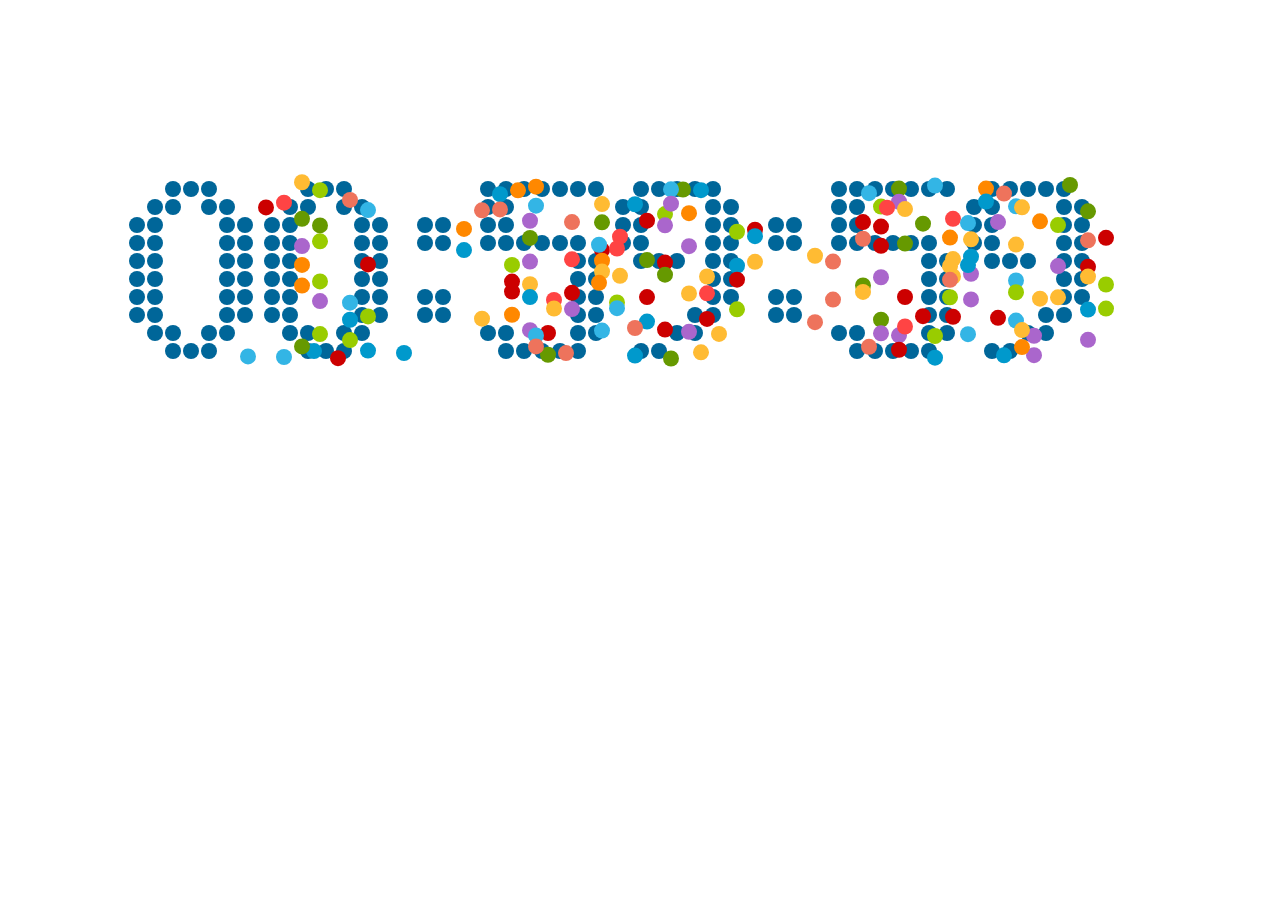
<file: canvas倒计时/index.html>
<!DOCTYPE html>
<html lang="en">
<head>
    <meta charset="UTF-8">
    <title>倒计时</title>
</head>
<body style="width: 100%;padding: 0;margin: 0">
<canvas id="canvas" style="width: 100%"></canvas>
</body>
<script>
//    let tang=[
//        {p:[{x:0,y:0},{x:800,y:0},{x:400,y:400}],color:'#caff67'},
//        {p:[{x:0,y:0},{x:400,y:400},{x:0,y:800}],color:'#67becf'},
//        {p:[{x:800,y:0},{x:800,y:400},{x:600,y:600},{x:600,y:200}],color:'#ef3d61'},
//        {p:[{x:600,y:200},{x:600,y:600},{x:400,y:400}],color:'#f9f51a'},
//        {p:[{x:400,y:400},{x:600,y:600},{x:400,y:800},{x:200,y:600}],color:'#a594c0'},
//        {p:[{x:200,y:600},{x:400,y:800},{x:0,y:800}],color:'#fa8ecc'},
//        {p:[{x:800,y:400},{x:800,y:800},{x:400,y:800}],color:'#f6ca29'},
//    ]
//    window.onload=function () {
//        let canvas=document.getElementById('canvas');
//        canvas.width=800;canvas.height=800;
//        let ctx=canvas.getContext('2d')
//        for(let i=0;i<tang.length;i++){
//            draw(tang[i],ctx)
//        }
//    }
//    function draw(obj, ctx) {
//        ctx.beginPath()
//        ctx.moveTo(obj.p[0].x,obj.p[0].y)
//        for(let i=1;i<=obj.p.length-1;i++){
//            ctx.lineTo(obj.p[i].x,obj.p[i].y)
//        }
//        ctx.closePath()
//        ctx.fillStyle=obj.color;
//        ctx.fill()
//    }
</script>
<script src="digit.js"></script>
<script src="countDown.js"></script>
</html>
</file>
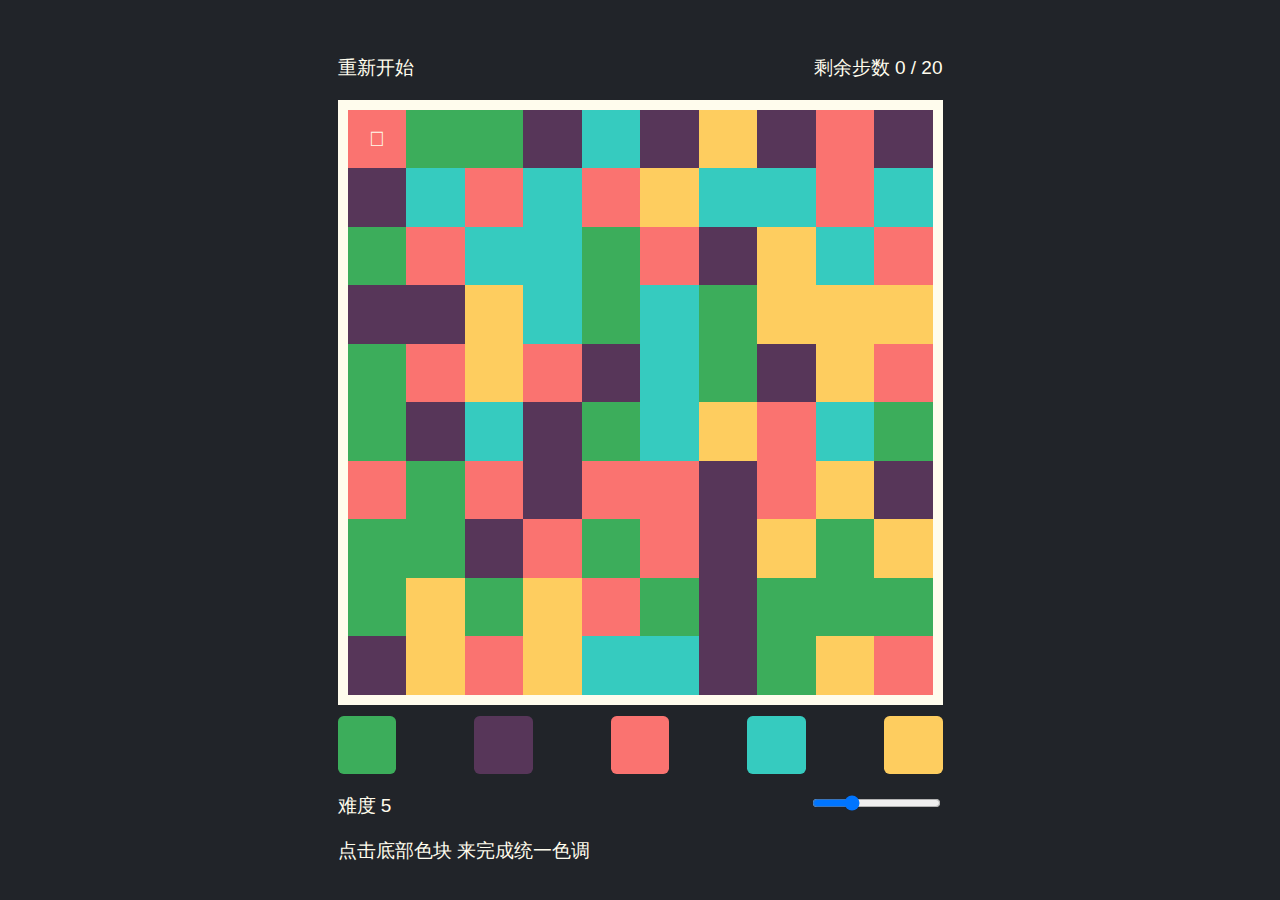
<file: 统一色调/index.html>
<!DOCTYPE html>
<html lang="en">
<head>
    <meta charset="UTF-8">
    <title>Title</title>
    <link href="//netdna.bootstrapcdn.com/font-awesome/4.7.0/css/font-awesome.min.css" rel="stylesheet">
    <link rel="stylesheet" href="ss.css">
</head>
<body>
<main>
    <controls>
        <div class="new-game">重新开始</div>
        <div>剩余步数 <span class="moves">0</span> / <span class="max-moves">30</span></div>
    </controls>
    <board></board>
    <colors></colors>
    <controls>
        <div>难度 <span class="skill">0</span></div>
        <div><input type="range" class="level" value="10" min="3" max="10" /></div>
    </controls>
    <game-over></game-over>
    <div >
        点击底部色块 来完成统一色调
    </div>
</main>
</body>
<script src="js.js"></script>
</html>
</file>
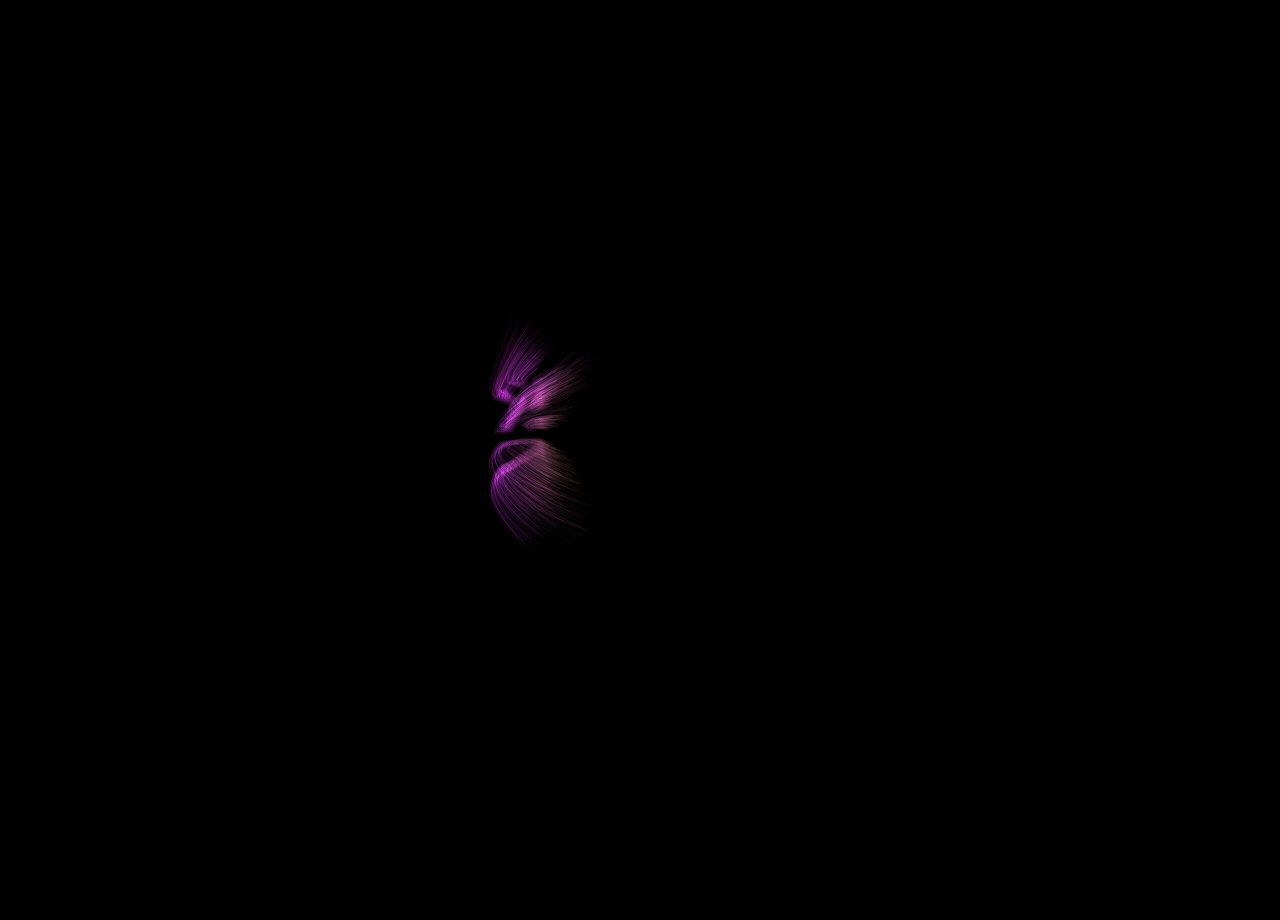
<file: 帅到爆炸/html.html>
<!DOCTYPE html>
<html lang="en">
<head>
    <meta charset="UTF-8">
    <title>Title</title>
    <style>
        body{
            background: #000;
        }
    </style>
</head>
<body>
<canvas id="canvas"></canvas>
</body>
<script>
    let txt = "梁园羚";
    let txtH = 100;
    let font = "sans-serif";
    let bg = "#000";
    let rayColor1 = "#f50057";
    let rayColor2 = "#e040fb";
    let rayColor3 = "#ffff00";

    let canvas = document.getElementById("canvas");
    let ctx = canvas.getContext("2d");
    let cw = canvas.width = window.innerWidth;
    let ch = canvas.height = window.innerHeight;

    let w2 = cw/2;
    let h2 = ch/2;
    let pi = Math.PI;
    let pi2 = pi*.5;



    let txtCanvas = document.createElement("canvas");
    let txtCtx = txtCanvas.getContext("2d");
    txtCtx.font = txtH + "px " + font;
    txtCtx.textBaseline = "middle";
    let txtW = Math.floor(txtCtx.measureText(txt).width);
    txtCanvas.width = txtW;
    txtCanvas.height = txtH*1.5;

    let gradient = ctx.createRadialGradient(w2, h2, 0, w2, h2, txtW);
    gradient.addColorStop(0, rayColor3);
    gradient.addColorStop(.5, rayColor2);
    gradient.addColorStop(1, rayColor1);
    ctx.strokeStyle = gradient;

    txtCtx.fillStyle = gradient;
    txtCtx.font = txtH + "px " + font;
    txtCtx.textBaseline = "middle";
    txtCtx.fillText(txt,0,txtH*.5);

    //dirty adjust for descends
    txtH *= 1.5;

    let bufferCanvas = document.createElement("canvas");
    bufferCanvas.width = txtW;
    bufferCanvas.height = txtH;
    let buffer = bufferCanvas.getContext("2d");

    //text start position
    let sx = (cw-txtW)*0.5
    let sy = (ch-txtH)*0.5

    ////generate data
    let rays = [];
    let txtData = txtCtx.getImageData(0,0,txtW,txtH);
    for (let i = 0; i < txtData.data.length; i+=4) {
        let ii = i/4;
        let row = Math.floor(ii/txtW)
        let col = ii%txtW
        let alpha = txtData.data[i+3]
        if(alpha !== 0){
            let c = "rgba("
            c += [txtData.data[i],txtData.data[i+1],txtData.data[i+2], alpha/255 ]
            c += ")";
            rays.push(new Ray(Math.floor(ii/txtW), ii%txtW, c));
        }
    }

    let current = 0;
    //start animation
    tick();

    function tick() {
        ctx.clearRect(0,0,cw,ch)
        ctx.drawImage(bufferCanvas, 0, 0, current, txtH, sx, sy, current, txtH)
        ctx.save()
        ctx.globalAlpha = .05;
        ctx.globalCompositeOperation = "lighter";
        if(drawRays(current)){
            current++;
            current = Math.min(current, txtW)
            window.requestAnimationFrame(tick)
        }else{
            fadeOut()
        }
        ctx.restore()
    }

    function fadeOut(){
        ctx.clearRect(0,0,cw,ch)
        ctx.globalAlpha *= .95;
        ctx.drawImage(bufferCanvas, 0, 0, current, txtH, sx, sy, current, txtH)
        if(ctx.globalAlpha > .01){
            window.requestAnimationFrame(fadeOut)
        }else{
            window.setTimeout(restart, 500)
        }
    }
    function restart(){
        for(let i = 0; i < rays.length; i++){
            rays[i].reset()
        }
        ctx.globalAlpha = 1
        buffer.clearRect(0,0,txtW,txtH)
        current = 0;
        tick();
    }
    function drawRays(c){
        let count = 0;
        ctx.beginPath()
        for(let i = 0; i < rays.length; i++){
            let ray = rays[i];
            if(ray.col < c){
                count += ray.draw()
            }
        }
        ctx.stroke()
        return count !== rays.length;
    }


    function Ray(row, col, f){
        this.col = col;
        this.row = row;

        let xp = sx + col;
        let yp = sy + row;
        let fill = f;

        let ath = (txtH/1.5)

        let a = pi2 * (this.row - ath*.5) / ath;
        if(a === 0){
            a = (Math.random() - .5) * pi2;
        }
        let da = .02 * Math.sign(a);

        let q = 2*pi * (this.col - txtW*.5) / txtW;
        if(q === 0){
            q = (Math.random() - .5) * pi;
        }
        let dq = .02 * Math.sign(q);

        da += (Math.random() - .5) * .005;
        let l = 0;
        let dl = Math.random()*2 + 2;

        let buffered = false;

        this.reset = function(){
            q = 2*pi * (this.col - txtW*.5) / txtW;
            a = pi2 * (this.row - ath*.5) / ath;
            if(a === 0){
                a = -pi2*.5;
            }
            l = 0;
            buffered = false
        }
        this.draw = function(){
            if(l < 0){
                if(!buffered){
                    buffer.fillStyle = fill;
                    buffer.fillRect(this.col, this.row, 1, 1);
                    buffered = true
                }
                return 1;
            }else{
                ctx.moveTo(xp, yp)
                ctx.quadraticCurveTo(xp + Math.cos(q) * l*.5,
                    yp + Math.sin(q) * l*.5,
                    xp + Math.cos(a) * l,
                    yp + Math.sin(a) * l);
                a += da;
                q += dq;
                l += Math.cos(a)*dl;
                return 0;
            }
        }
    }
</script>
</html>
</file>
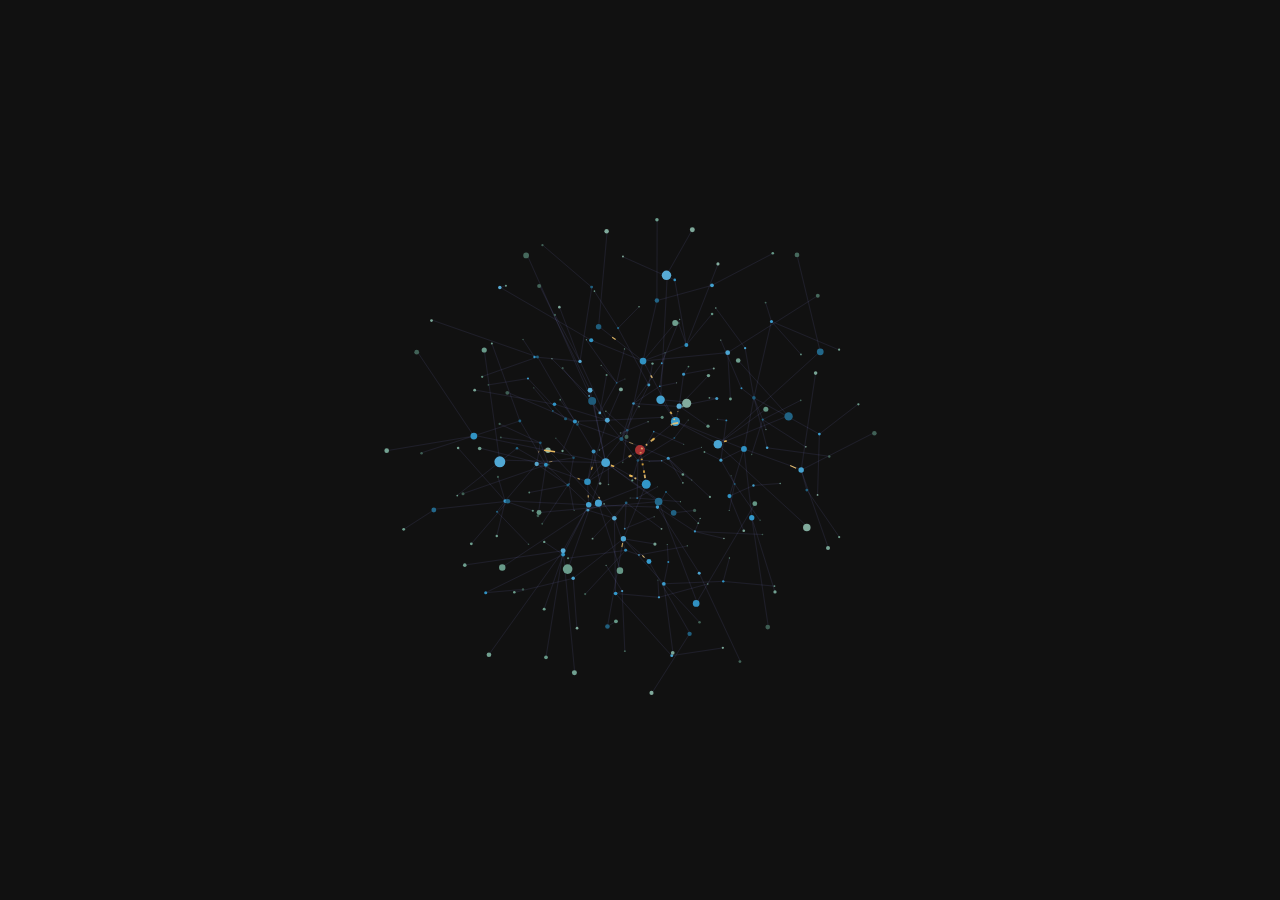
<file: 帅到爆炸/帅.html>
<!DOCTYPE html>
<html lang="en">
<head>
    <meta charset="UTF-8">
    <title>Title</title>
    <style>
        canvas {
            position: absolute;
            top: 0;
            left: 0;
        }
    </style>
</head>
<body>
<canvas id=c></canvas>
</body>
<script>
    var w = c.width = window.innerWidth,
        h = c.height = window.innerHeight,
        ctx = c.getContext( '2d' ),

        opts = {

            range: 180,
            baseConnections: 3,
            addedConnections: 5,
            baseSize: 5,
            minSize: 1,
            dataToConnectionSize: .4,
            sizeMultiplier: .7,
            allowedDist: 40,
            baseDist: 40,
            addedDist: 30,
            connectionAttempts: 100,

            dataToConnections: 1,
            baseSpeed: .04,
            addedSpeed: .05,
            baseGlowSpeed: .4,
            addedGlowSpeed: .4,

            rotVelX: .003,
            rotVelY: .002,

            repaintColor: '#111',
            connectionColor: 'hsla(200,60%,light%,alp)',
            rootColor: 'hsla(0,60%,light%,alp)',
            endColor: 'hsla(160,20%,light%,alp)',
            dataColor: 'hsla(40,80%,light%,alp)',

            wireframeWidth: .1,
            wireframeColor: '#88f',

            depth: 250,
            focalLength: 250,
            vanishPoint: {
                x: w / 2,
                y: h / 2
            }
        },

        squareRange = opts.range * opts.range,
        squareAllowed = opts.allowedDist * opts.allowedDist,
        mostDistant = opts.depth + opts.range,
        sinX = sinY = 0,
        cosX = cosY = 0,

        connections = [],
        toDevelop = [],
        data = [],
        all = [],
        tick = 0,
        totalProb = 0,

        animating = false,

        Tau = Math.PI * 2;

    ctx.fillStyle = '#222';
    ctx.fillRect( 0, 0, w, h );
    ctx.fillStyle = '#ccc';
    ctx.font = '50px Verdana';
    ctx.fillText( 'Calculating Nodes', w / 2 - ctx.measureText( 'Calculating Nodes' ).width / 2, h / 2 - 15 );

    window.setTimeout( init, 4 ); // to render the loading screen

    function init(){

        connections.length = 0;
        data.length = 0;
        all.length = 0;
        toDevelop.length = 0;

        var connection = new Connection( 0, 0, 0, opts.baseSize );
        connection.step = Connection.rootStep;
        connections.push( connection );
        all.push( connection );
        connection.link();

        while( toDevelop.length > 0 ){

            toDevelop[ 0 ].link();
            toDevelop.shift();
        }

        if( !animating ){
            animating = true;
            anim();
        }
    }
    function Connection( x, y, z, size ){

        this.x = x;
        this.y = y;
        this.z = z;
        this.size = size;

        this.screen = {};

        this.links = [];
        this.probabilities = [];
        this.isEnd = false;

        this.glowSpeed = opts.baseGlowSpeed + opts.addedGlowSpeed * Math.random();
    }
    Connection.prototype.link = function(){

        if( this.size < opts.minSize )
            return this.isEnd = true;

        var links = [],
            connectionsNum = opts.baseConnections + Math.random() * opts.addedConnections |0,
            attempt = opts.connectionAttempts,

            alpha, beta, len,
            cosA, sinA, cosB, sinB,
            pos = {},
            passedExisting, passedBuffered;

        while( links.length < connectionsNum && --attempt > 0 ){

            alpha = Math.random() * Math.PI;
            beta = Math.random() * Tau;
            len = opts.baseDist + opts.addedDist * Math.random();

            cosA = Math.cos( alpha );
            sinA = Math.sin( alpha );
            cosB = Math.cos( beta );
            sinB = Math.sin( beta );

            pos.x = this.x + len * cosA * sinB;
            pos.y = this.y + len * sinA * sinB;
            pos.z = this.z + len *        cosB;

            if( pos.x*pos.x + pos.y*pos.y + pos.z*pos.z < squareRange ){

                passedExisting = true;
                passedBuffered = true;
                for( var i = 0; i < connections.length; ++i )
                    if( squareDist( pos, connections[ i ] ) < squareAllowed )
                        passedExisting = false;

                if( passedExisting )
                    for( var i = 0; i < links.length; ++i )
                        if( squareDist( pos, links[ i ] ) < squareAllowed )
                            passedBuffered = false;

                if( passedExisting && passedBuffered )
                    links.push( { x: pos.x, y: pos.y, z: pos.z } );

            }

        }

        if( links.length === 0 )
            this.isEnd = true;
        else {
            for( var i = 0; i < links.length; ++i ){

                var pos = links[ i ],
                    connection = new Connection( pos.x, pos.y, pos.z, this.size * opts.sizeMultiplier );

                this.links[ i ] = connection;
                all.push( connection );
                connections.push( connection );
            }
            for( var i = 0; i < this.links.length; ++i )
                toDevelop.push( this.links[ i ] );
        }
    }
    Connection.prototype.step = function(){

        this.setScreen();
        this.screen.color = ( this.isEnd ? opts.endColor : opts.connectionColor ).replace( 'light', 30 + ( ( tick * this.glowSpeed ) % 30 ) ).replace( 'alp', .2 + ( 1 - this.screen.z / mostDistant ) * .8 );

        for( var i = 0; i < this.links.length; ++i ){
            ctx.moveTo( this.screen.x, this.screen.y );
            ctx.lineTo( this.links[ i ].screen.x, this.links[ i ].screen.y );
        }
    }
    Connection.rootStep = function(){
        this.setScreen();
        this.screen.color = opts.rootColor.replace( 'light', 30 + ( ( tick * this.glowSpeed ) % 30 ) ).replace( 'alp', ( 1 - this.screen.z / mostDistant ) * .8 );

        for( var i = 0; i < this.links.length; ++i ){
            ctx.moveTo( this.screen.x, this.screen.y );
            ctx.lineTo( this.links[ i ].screen.x, this.links[ i ].screen.y );
        }
    }
    Connection.prototype.draw = function(){
        ctx.fillStyle = this.screen.color;
        ctx.beginPath();
        ctx.arc( this.screen.x, this.screen.y, this.screen.scale * this.size, 0, Tau );
        ctx.fill();
    }
    function Data( connection ){

        this.glowSpeed = opts.baseGlowSpeed + opts.addedGlowSpeed * Math.random();
        this.speed = opts.baseSpeed + opts.addedSpeed * Math.random();

        this.screen = {};

        this.setConnection( connection );
    }
    Data.prototype.reset = function(){

        this.setConnection( connections[ 0 ] );
        this.ended = 2;
    }
    Data.prototype.step = function(){

        this.proportion += this.speed;

        if( this.proportion < 1 ){
            this.x = this.ox + this.dx * this.proportion;
            this.y = this.oy + this.dy * this.proportion;
            this.z = this.oz + this.dz * this.proportion;
            this.size = ( this.os + this.ds * this.proportion ) * opts.dataToConnectionSize;
        } else
            this.setConnection( this.nextConnection );

        this.screen.lastX = this.screen.x;
        this.screen.lastY = this.screen.y;
        this.setScreen();
        this.screen.color = opts.dataColor.replace( 'light', 40 + ( ( tick * this.glowSpeed ) % 50 ) ).replace( 'alp', .2 + ( 1 - this.screen.z / mostDistant ) * .6 );

    }
    Data.prototype.draw = function(){

        if( this.ended )
            return --this.ended; // not sre why the thing lasts 2 frames, but it does

        ctx.beginPath();
        ctx.strokeStyle = this.screen.color;
        ctx.lineWidth = this.size * this.screen.scale;
        ctx.moveTo( this.screen.lastX, this.screen.lastY );
        ctx.lineTo( this.screen.x, this.screen.y );
        ctx.stroke();
    }
    Data.prototype.setConnection = function( connection ){

        if( connection.isEnd )
            this.reset();

        else {

            this.connection = connection;
            this.nextConnection = connection.links[ connection.links.length * Math.random() |0 ];

            this.ox = connection.x; // original coordinates
            this.oy = connection.y;
            this.oz = connection.z;
            this.os = connection.size; // base size

            this.nx = this.nextConnection.x; // new
            this.ny = this.nextConnection.y;
            this.nz = this.nextConnection.z;
            this.ns = this.nextConnection.size;

            this.dx = this.nx - this.ox; // delta
            this.dy = this.ny - this.oy;
            this.dz = this.nz - this.oz;
            this.ds = this.ns - this.os;

            this.proportion = 0;
        }
    }
    Connection.prototype.setScreen = Data.prototype.setScreen = function(){

        var x = this.x,
            y = this.y,
            z = this.z;

        // apply rotation on X axis
        var Y = y;
        y = y * cosX - z * sinX;
        z = z * cosX + Y * sinX;

        // rot on Y
        var Z = z;
        z = z * cosY - x * sinY;
        x = x * cosY + Z * sinY;

        this.screen.z = z;

        // translate on Z
        z += opts.depth;

        this.screen.scale = opts.focalLength / z;
        this.screen.x = opts.vanishPoint.x + x * this.screen.scale;
        this.screen.y = opts.vanishPoint.y + y * this.screen.scale;

    }
    function squareDist( a, b ){

        var x = b.x - a.x,
            y = b.y - a.y,
            z = b.z - a.z;

        return x*x + y*y + z*z;
    }

    function anim(){

        window.requestAnimationFrame( anim );

        ctx.globalCompositeOperation = 'source-over';
        ctx.fillStyle = opts.repaintColor;
        ctx.fillRect( 0, 0, w, h );

        ++tick;

        var rotX = tick * opts.rotVelX,
            rotY = tick * opts.rotVelY;

        cosX = Math.cos( rotX );
        sinX = Math.sin( rotX );
        cosY = Math.cos( rotY );
        sinY = Math.sin( rotY );

        if( data.length < connections.length * opts.dataToConnections ){
            var datum = new Data( connections[ 0 ] );
            data.push( datum );
            all.push( datum );
        }

        ctx.globalCompositeOperation = 'lighter';
        ctx.beginPath();
        ctx.lineWidth = opts.wireframeWidth;
        ctx.strokeStyle = opts.wireframeColor;
        all.map( function( item ){ item.step(); } );
        ctx.stroke();
        ctx.globalCompositeOperation = 'source-over';
        all.sort( function( a, b ){ return b.screen.z - a.screen.z } );
        all.map( function( item ){ item.draw(); } );

        /*ctx.beginPath();
         ctx.strokeStyle = 'red';
         ctx.arc( opts.vanishPoint.x, opts.vanishPoint.y, opts.range * opts.focalLength / opts.depth, 0, Tau );
         ctx.stroke();*/
    }

    window.addEventListener( 'resize', function(){

        opts.vanishPoint.x = ( w = c.width = window.innerWidth ) / 2;
        opts.vanishPoint.y = ( h = c.height = window.innerHeight ) / 2;
        ctx.fillRect( 0, 0, w, h );
    });
    window.addEventListener( 'click', init );
</script>
</html>
</file>
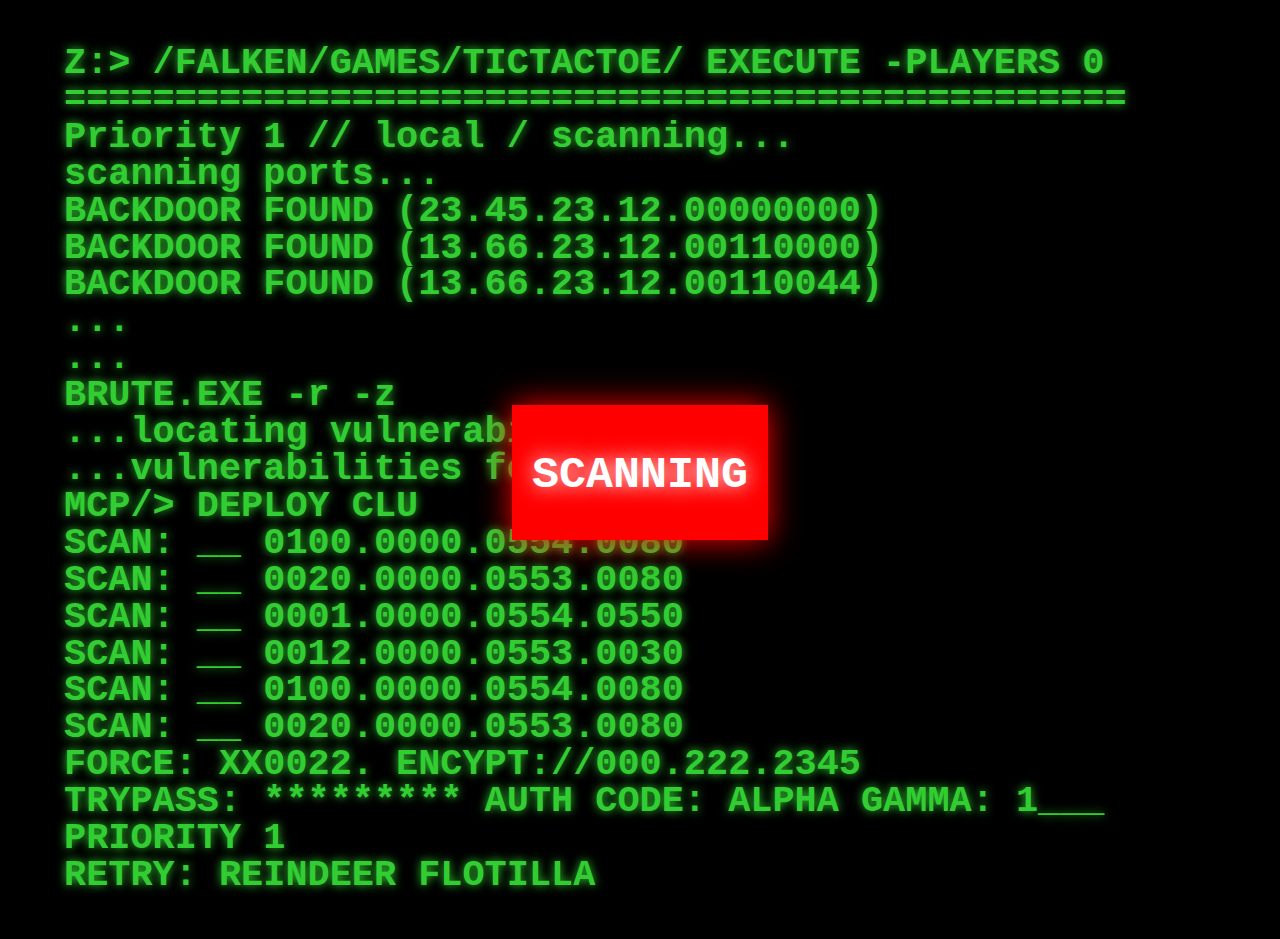
<file: 帅到爆炸/黑客.html>
<!DOCTYPE html>
<html lang="en">
<head>
    <meta charset="UTF-8">
    <title>Title</title>
    <style>
        body {
            margin: 0;
            padding: 5vh 5vw;
            background: black;
            overflow:hidden;
        }

        * {
            box-sizing: border-box;
        }

        p {
            font-family: monospace;
            font-weight: bold;
            font-size: 4.1vh;
            margin: 0;
            padding: 0;
            line-height: 1;
            color: limegreen;
            text-shadow: 0px 0px 10px limegreen;
        }

        .msg {
            font-family: monospace;
            font-weight: bold;
            text-transform: uppercase;
            font-size: 5vh;
            padding-top: 5vh;
            background: red;
            box-shadow: 0 0 30px red;
            text-shadow: 0 0 20px white;
            color: white;
            width: 20vw;
            height: 15vh;
            position: absolute;
            left: 50%;
            margin-left: -10vw;
            top: 50%;
            margin-top: -5vh;
            text-align: center;
            min-width: 200px;
            animation-name: blink;
            animation-duration: 0.6s;
            animation-iteration-count: infinite;
            animation-direction: alternate;
            animation-timing-function: linear;
        }

        @keyframes blink {
            0% {
                opacity: 0;
            }
            100% {
                opacity: 1;
            }
        }
    </style>
</head>
<body>
<div class="msg">Scanning</div>
<div id="console">
</div>
</body>
<script>
    var intervalID = window.setInterval(updateScreen, 200);
    var c = document.getElementById("console");

    var txt = [
        "FORCE: XX0022. ENCYPT://000.222.2345",
        "TRYPASS: ********* AUTH CODE: ALPHA GAMMA: 1___ PRIORITY 1",
        "RETRY: REINDEER FLOTILLA",
        "Z:> /FALKEN/GAMES/TICTACTOE/ EXECUTE -PLAYERS 0",
        "================================================",
        "Priority 1 // local / scanning...",
        "scanning ports...",
        "BACKDOOR FOUND (23.45.23.12.00000000)",
        "BACKDOOR FOUND (13.66.23.12.00110000)",
        "BACKDOOR FOUND (13.66.23.12.00110044)",
        "...",
        "...",
        "BRUTE.EXE -r -z",
        "...locating vulnerabilities...",
        "...vulnerabilities found...",
        "MCP/> DEPLOY CLU",
        "SCAN: __ 0100.0000.0554.0080",
        "SCAN: __ 0020.0000.0553.0080",
        "SCAN: __ 0001.0000.0554.0550",
        "SCAN: __ 0012.0000.0553.0030",
        "SCAN: __ 0100.0000.0554.0080",
        "SCAN: __ 0020.0000.0553.0080",
    ]

    var docfrag = document.createDocumentFragment();

    function updateScreen() {
        //Shuffle the "txt" array
        txt.push(txt.shift());
        //Rebuild document fragment
        txt.forEach(function(e) {
            var p = document.createElement("p");
            p.textContent = e;
            docfrag.appendChild(p);
        });
        //Clear DOM body
        while (c.firstChild) {
            c.removeChild(c.firstChild);
        }
        c.appendChild(docfrag);
    }
</script>
</html>
</file>
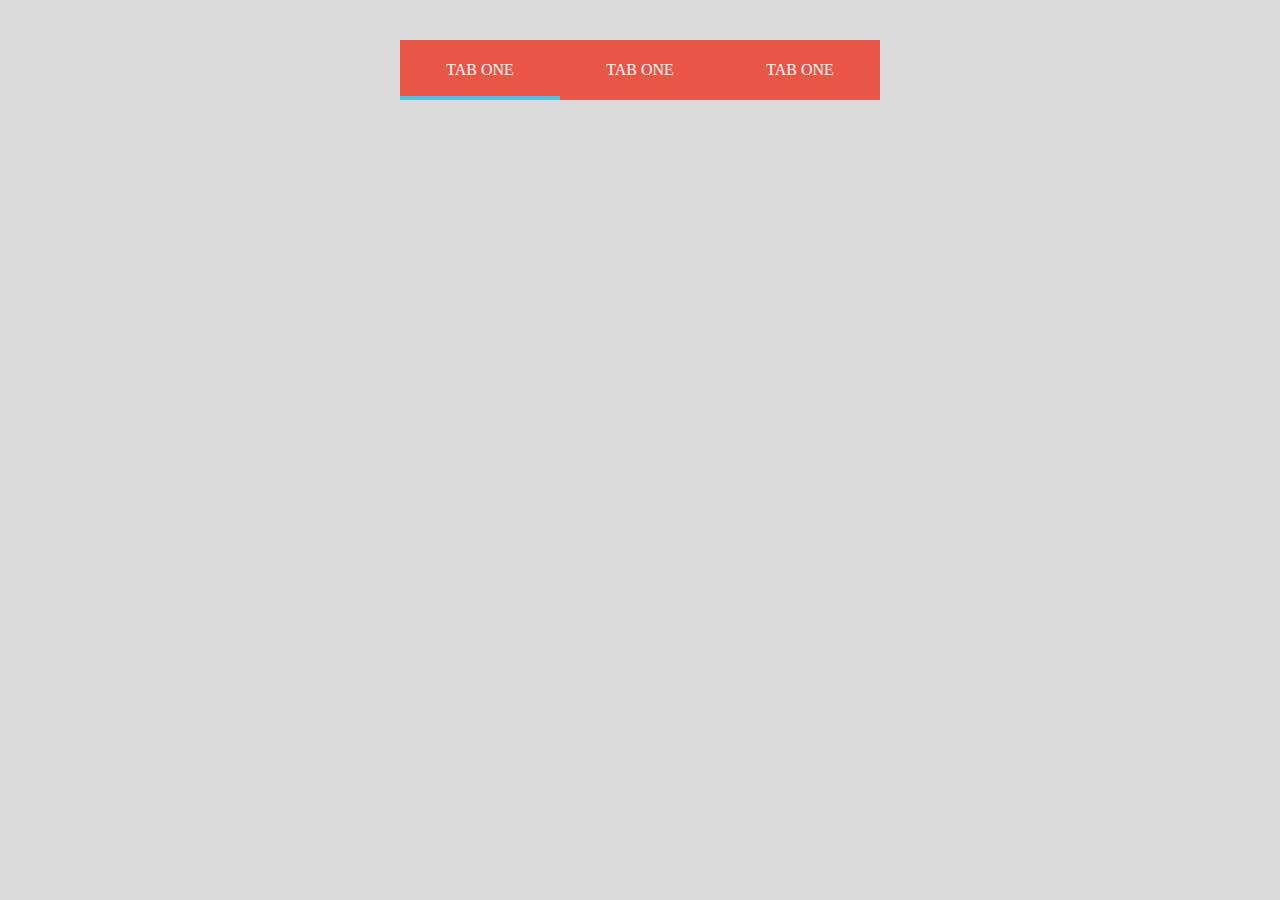
<file: 水波按钮/水波按钮.html>
<!DOCTYPE html>
<html lang="en">
<head>
    <meta charset="UTF-8">
    <title>水波按钮</title>
    <style>
        body{
            background-color: #dadada;
        }
        ul{
            font-size: 0;
            position:relative;
            padding: 0;
            width:480px;
            margin:40px auto;
            user-select: none;
        }
        li{
            display: inline-block;
            list-style: none;
            width:160px;
            height:60px;
            background-color: #e95546;
            font-size: 16px;
            text-align: center;
            line-height: 60px;
            color: #fff;
            text-transform: uppercase;
            position: relative;
            overflow: hidden;
            cursor: pointer;
        }
        .slider{
            display: block;
            position: absolute;
            bottom: 0;
            left: 0;
            height: 4px;
            background-color: #4fc2e5;
            transition: all 0.5s;
        }
        .ripple{
            width:0;
            height:0;
            border-radius: 50%;
            background:rgba(255,255,255,0.4) ;
            transform: scale(0);
            position: absolute;
            opacity: 1;
        }
        .rippleEffect{
            animation: rippleDrop .4s linear;
        }
        @keyframes rippleDrop {
            100%{
                transform: scale(2);
                opacity: 0;
            }
        }
    </style>
    <script src="http://apps.bdimg.com/libs/jquery/2.1.4/jquery.js"></script>
</head>
<body>
    <ul>
        <li>Tab One</li>
        <li>Tab One</li>
        <li>Tab One</li>
        <li class="slider"></li>
    </ul>
</body>
<script>
    $('ul li').click(function (e) {
        if($(this).hasClass('slider')){ return;}
        var whatTab=$(this).index()
        var howFar=whatTab*160;
        $('.slider').css({'left':howFar+'px'})

        $('.ripple').remove();

        var posX=$(this).offset().left;
        var posY=$(this).offset().top;
        var buttonWidth=$(this).width();
        var buttonHeight=$(this).height();
        $(this).prepend('<span class="ripple"></span>')
        if (buttonWidth >= buttonHeight) {
            buttonHeight = buttonWidth;
        } else {
            buttonWidth = buttonHeight;
        }
        var x = e.pageX - posX - buttonWidth / 2;
        var y = e.pageY - posY - buttonHeight / 2;
        console.log(x,y)
        $('.ripple').css({
            width:buttonWidth,
            height:buttonHeight,
            top:y+'px',
            left:x+'px'
        }).addClass('rippleEffect')
    })
</script>
</html>
</file>
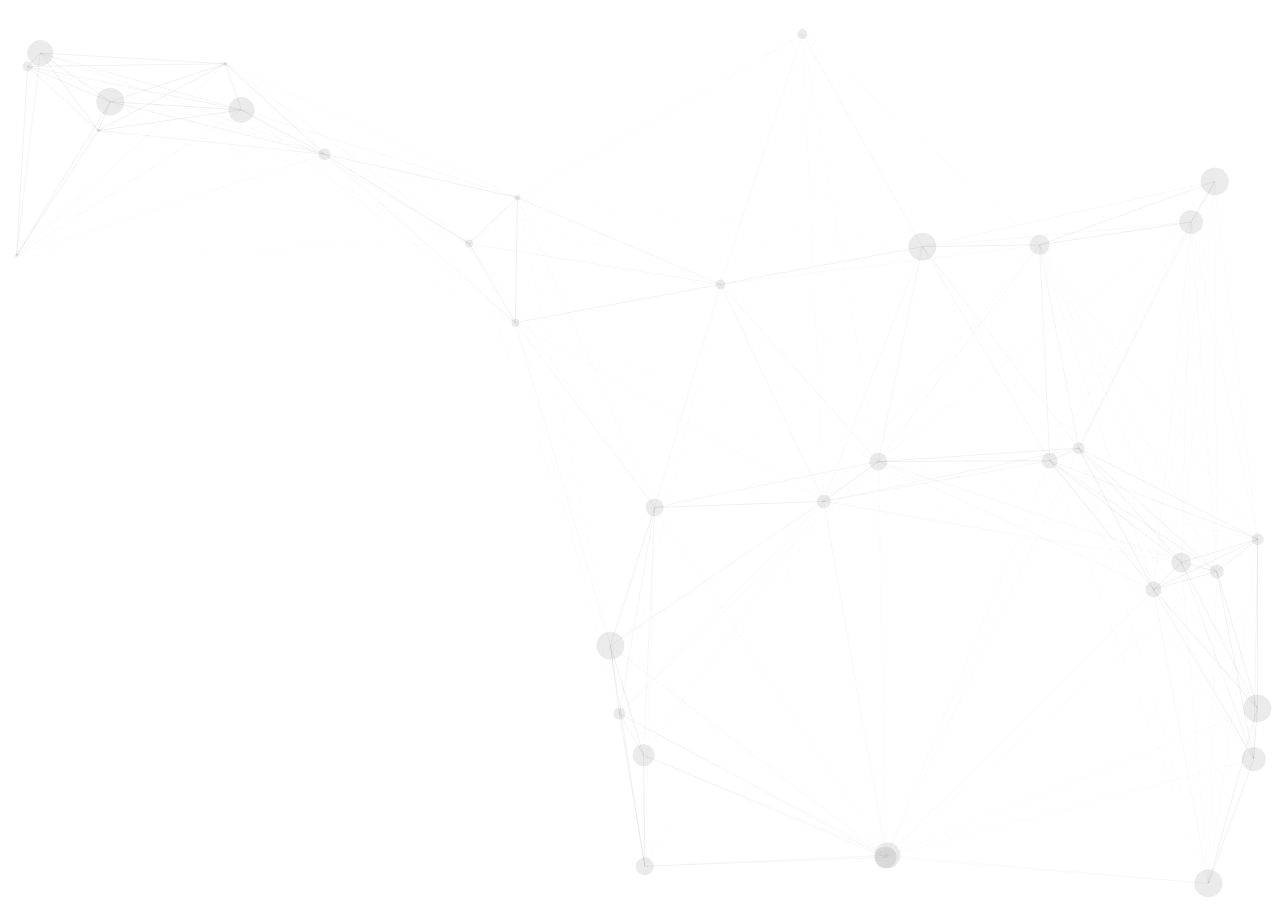
<file: 知乎登录/Findex.html>
<!DOCTYPE html>
<html lang="en">
<head>
    <meta charset="UTF-8">
    <title>Title</title>
    <style>
        html,body{
            width: 100%;
            height: 100%;
            overflow: hidden;
        }
    </style>
</head>
<body>
<canvas id="cns"></canvas>
</body>
<script>
    let Count=35;
    let CircleArr=[];
    let WIDTH=window.innerWidth,HEIGHT=window.innerHeight;
    let canvas=document.getElementById('cns');
    canvas.width=WIDTH;
    canvas.height=HEIGHT;
    let context=canvas.getContext('2d')
    context.strokeStyle='rgba(0,0,0,0.04)';
    context.strokeWidth=1;
    context.fillStyle='rgba(0,0,0,0.08)';
    function num(maxValue, minValue) {
        let min=arguments[1]||0;
        let max=maxValue;
        return Math.floor(Math.random()*(max-min))+min
    }
    function Circle(x,y,r,moveX,moveY) {
        this.x=x;
        this.y=y;
        this.r=r;
        this.moveX=moveX;
        this.moveY=moveY;
    }
    function Line(x, y, _x, _y, o) {
        this.x=x;
        this.y=y;
        this._x=_x;
        this._y=_y;
        this.o=o
    }
    function drawCircle(ctx,x,y,r,moveX,moveY) {
        let circle=new Circle(x,y,r,moveX,moveY);
        ctx.beginPath();
        ctx.arc(circle.x,circle.y,circle.r,0,2*Math.PI)
        ctx.closePath()
        ctx.fill();
        return circle
    }
    function drawLine(ctx, x, y, _x, _y, o) {
        let line = new Line(x, y, _x, _y, o)
        ctx.beginPath()
        ctx.strokeStyle = 'rgba(0,0,0,'+ o +')'
        ctx.moveTo(line.x, line.y)
        ctx.lineTo(line._x, line._y)
        ctx.closePath()
        ctx.stroke();
    }
    function draw() {
        context.clearRect(0,0,WIDTH,HEIGHT);
        for(let i = 0 ;i<Count;i++){
            drawCircle(context,CircleArr[i].x,CircleArr[i].y,CircleArr[i].r)
        }
        for (let i = 0; i < Count; i++) {
            for (let j = 0; j < Count; j++) {
                if (i + j < Count&&i !== j&&i!==(i+j)) {
                    let X=Math.abs(CircleArr[i+j].x-CircleArr[i].x)
                    let Y=Math.abs(CircleArr[i+j].y-CircleArr[i].y)
                    let dis=Math.sqrt(X*X + Y*Y);
                    let C=1/dis*7-0.009;
                    let opacity=C>0.03?0.03:C;
                    if(opacity>0){
                        drawLine(context,CircleArr[i].x,CircleArr[i].y,CircleArr[i+j].x,CircleArr[i+j].y,opacity)
                    }
                }
            }
        }
    }
    function init() {
        for(let i=0;i<Count;i++){
            CircleArr.push(drawCircle(context,num(WIDTH),num(HEIGHT),num(15,2),num(10,-10)/40,num(10,-10)/40))
        }
        draw()
    }

    window.onload=function () {
        init()
        setInterval(
            function () {
                for(let i=0;i<Count;i++){
                    let circle=CircleArr[i];
                    circle.x+=circle.moveX;
                    circle.y+=circle.moveY;
                    if(circle.x>WIDTH){
                        circle.x=0
                    }else if(circle.x<0){
                        circle.x=WIDTH
                    }
                    if(circle.y>HEIGHT){
                        circle.y=0
                    }else if(circle.y<0)(
                        circle.y=HEIGHT
                    )
                }
                draw()
            },16)
    }
</script>
</html>
</file>
<file: 统一色调/ss.css>
/*@import url('https://fonts.googleapis.com/css?family=Bubblegum+Sans');*/

/* colors */
.a, .a-x {background: #573659;}
.b, .b-x {background: #ad4375;}
.c, .c-x {background: #fa7370;}
.d, .d-x {background: #f59231;}
.e, .e-x {background: #fecd5f;}
.f, .f-x {background: #9ccf5e;}
.g, .g-x {background: #3cad5b;}
.h, .h-x {background: #36cbbf;}
.i, .i-x {background: #1d839c;}
.j, .j-x {background: #2f506c;}

controls {
    display: flex;
    justify-content: space-between;
    padding: 1em 0;
}

board {
    display: flex;
    flex-flow: row wrap;
    height: 65vmin;
    width: 65vmin;
    border: 1ch solid;
}

tile {
    flex: 1 1 6.5vmin;
    display: flex;
    align-items: center;
    justify-content: center;
    height: 6.5vmin;
    transition: background 300ms linear;
}

board:not(.started) tile:first-of-type::after {
    content: '\f005';
    font-size: 1.1em;
}

colors {
    display: flex;
    justify-content: space-between;
    margin-top: 1ch;
    /*   border: 1ch solid; */
}
color {
    flex: 0 1 6.5vmin;
    height: 6.5vmin;
    display: flex;
    align-items: center;
    justify-content: center;
    cursor: pointer;
    border-radius: .3em;
    /*   border: 1ch solid; */
}

.new-game {
    cursor: pointer;
}
main {
    position: relative;
}
html, body {height: 100%}
html {font-size: 10px}
body {
    margin: 0;
    font-size: calc(1em + 1vmin);
    font-family: 'Bubblegum Sans', Helvetica, FontAwesome, sans-serif;
    display: flex;
    align-items: center;
    justify-content: center;
    background: #212429; /*#353539;*/
    color: #fffced;
}

game-over {
    pointer-events: none;
    position: absolute;
    top: 50%;
    left: 50%;
    transform: translate(-50%, -50%);
    font-size: 5em;
}
.fa {
    pointer-events: auto;
}


/* debugging */
/*
colors {
  counter-reset: x;
}
color::after {
  counter-increment: x;
  content: counter(x);
  content: attr(class);
}

board {
  counter-reset: c;
}
tile::after {
  counter-increment: c;
  content: counter(c);
  content: attr(class);
  opacity: .4;
}
*/
</file>
